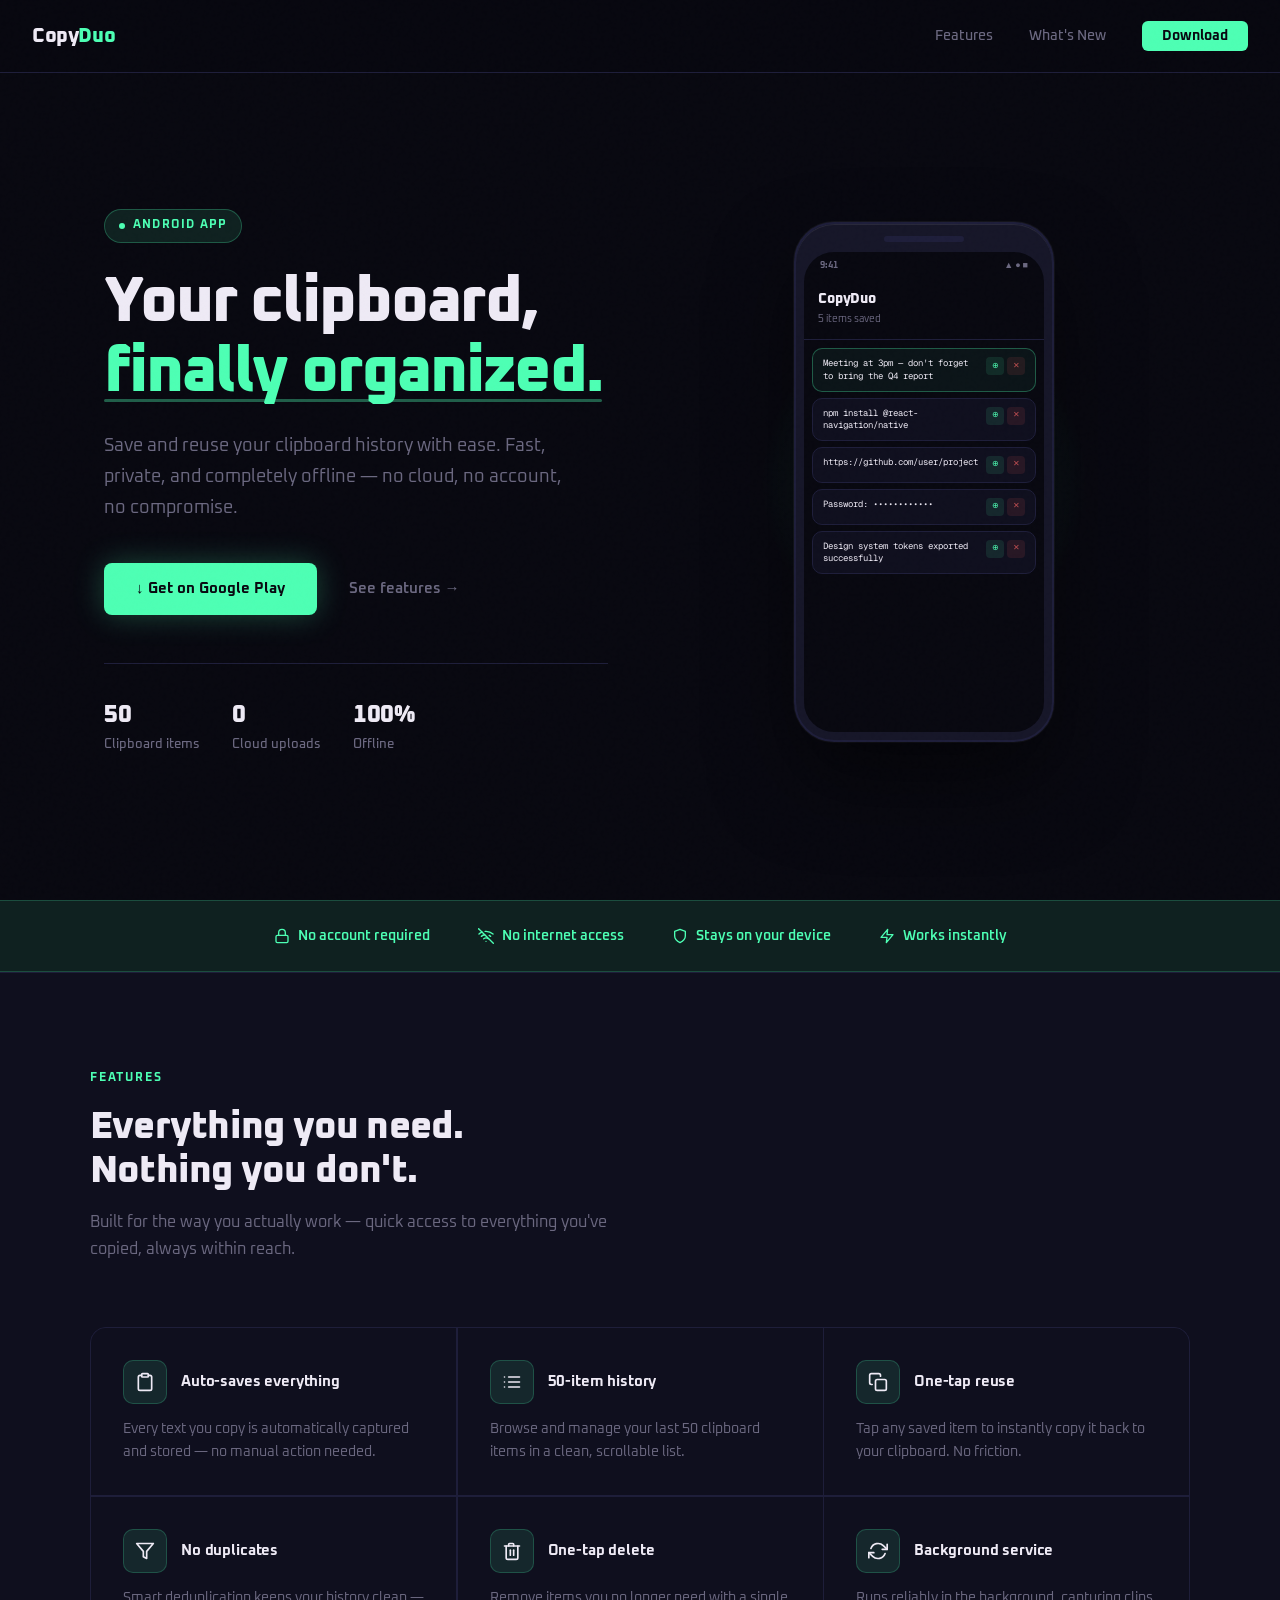
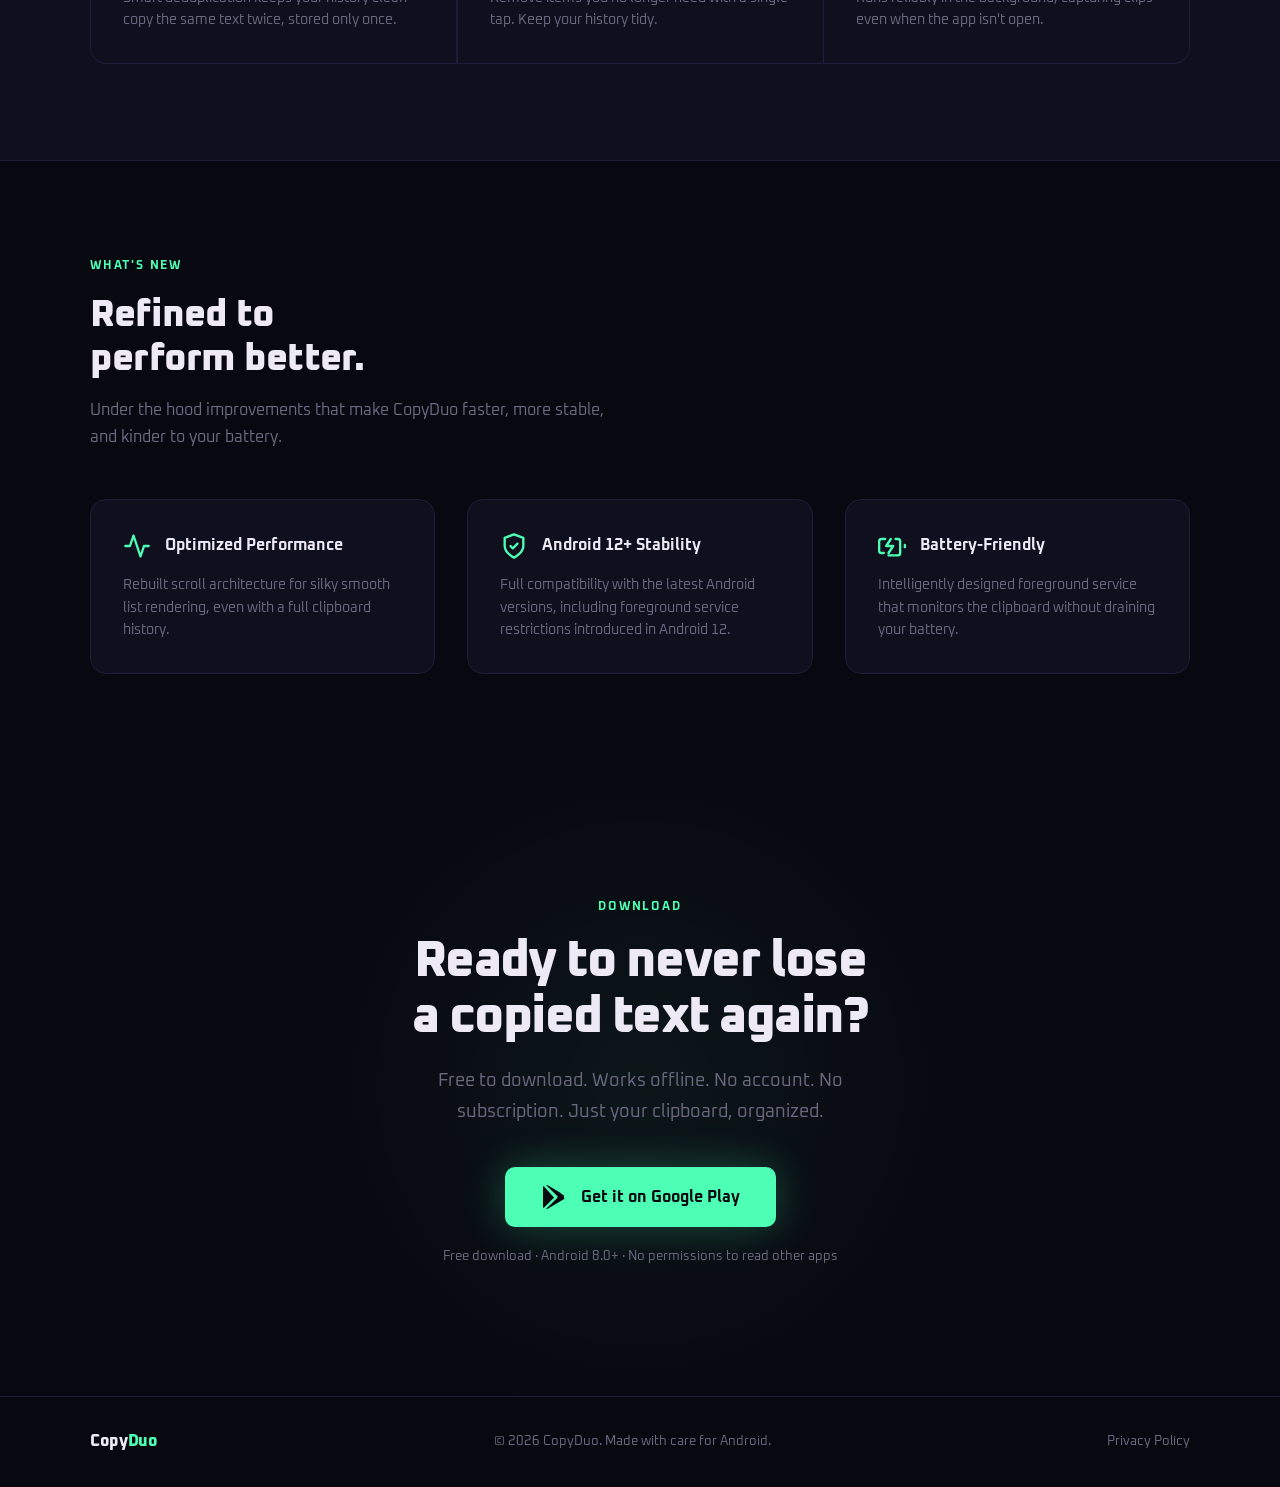
<file: index.html>
<!DOCTYPE html>
<html lang="en">
<head>
  <meta charset="UTF-8">
  <meta name="viewport" content="width=device-width, initial-scale=1.0">
  <title>CopyDuo — Clipboard History Manager for Android</title>
  <meta name="description" content="CopyDuo saves your clipboard history automatically. Browse and reuse your last 50 copied texts with one tap. Free, offline, no account required. Download on Google Play.">
  <meta name="robots" content="index, follow">
  <meta name="theme-color" content="#0d0d1a">
  <link rel="canonical" href="https://anooppandikashala.github.io/copyduo.app/">
  <link rel="sitemap" type="application/xml" href="/copyduo.app/sitemap.xml">

  <!-- Open Graph -->
  <meta property="og:type" content="website">
  <meta property="og:url" content="https://anooppandikashala.github.io/copyduo.app/">
  <meta property="og:title" content="CopyDuo — Clipboard History Manager for Android">
  <meta property="og:description" content="Save and reuse your clipboard history with ease. Fast, private, and completely offline — no cloud, no account, no compromise.">
  <meta property="og:site_name" content="CopyDuo">

  <!-- Twitter Card -->
  <meta name="twitter:card" content="summary_large_image">
  <meta name="twitter:title" content="CopyDuo — Clipboard History Manager for Android">
  <meta name="twitter:description" content="Save and reuse your clipboard history with ease. Fast, private, and completely offline — no cloud, no account, no compromise.">

  <!-- Structured Data -->
  <script type="application/ld+json">
  {
    "@context": "https://schema.org",
    "@type": "SoftwareApplication",
    "name": "CopyDuo",
    "description": "CopyDuo saves your clipboard history automatically. Browse and reuse your last 50 copied texts with one tap. Free, offline, no account required.",
    "applicationCategory": "UtilitiesApplication",
    "operatingSystem": "Android 8.0+",
    "url": "https://anooppandikashala.github.io/copyduo.app/",
    "offers": {
      "@type": "Offer",
      "price": "0",
      "priceCurrency": "USD"
    },
    "installUrl": "https://play.google.com/store/apps/details?id=com.anoop.myprojects.copyduo",
    "featureList": [
      "Auto-saves clipboard history",
      "50-item clipboard history",
      "One-tap reuse",
      "No duplicates",
      "Works offline",
      "No account required"
    ]
  }
  </script>

  <!-- Favicon -->
  <link rel="icon" type="image/png" href="favicon-96x96.png" sizes="96x96" />
  <link rel="icon" type="image/svg+xml" href="favicon.svg" />
  <link rel="shortcut icon" href="favicon.ico" />
  <link rel="apple-touch-icon" sizes="180x180" href="apple-touch-icon.png" />
  <meta name="apple-mobile-web-app-title" content="CopyDuo" />
  <link rel="manifest" href="site.webmanifest" />

  <link rel="preconnect" href="https://fonts.googleapis.com">
  <link rel="preconnect" href="https://fonts.gstatic.com" crossorigin>
  <link href="https://fonts.googleapis.com/css2?family=Oxanium:wght@400;500;600;700;800&family=Geist+Mono:wght@400;500;700&display=swap" rel="stylesheet">
  <link rel="stylesheet" href="styles.css">
</head>
<body>

  <!-- HEADER -->
  <header id="header">
    <a href="#" class="logo">Copy<span>Duo</span></a>
    <nav id="nav">
      <a href="#features">Features</a>
      <a href="#improvements">What's New</a>
      <a href="#download" class="nav-cta">Download</a>
    </nav>
    <button class="nav-toggle" id="navToggle" aria-label="Toggle menu">☰</button>
  </header>

  <!-- HERO -->
  <section class="hero" aria-label="Hero">
    <div class="hero-content">
      <div class="hero-badge">
        <span class="hero-badge-dot"></span>
        Android App
      </div>
      <h1 class="hero-title">
        Your clipboard,<br>
        <span class="accent">finally organized.</span>
      </h1>
      <p class="hero-subtitle">
        Save and reuse your clipboard history with ease. Fast, private, and completely offline — no cloud, no account, no compromise.
      </p>
      <div class="hero-actions">
        <a href="https://play.google.com/store/apps/details?id=com.anoop.myprojects.copyduo" class="btn-primary">↓ Get on Google Play</a>
        <a href="#features" class="btn-secondary">See features →</a>
      </div>
      <div class="hero-stats">
        <div class="stat">
          <span class="stat-num">50</span>
          <span class="stat-label">Clipboard items</span>
        </div>
        <div class="stat">
          <span class="stat-num">0</span>
          <span class="stat-label">Cloud uploads</span>
        </div>
        <div class="stat">
          <span class="stat-num">100%</span>
          <span class="stat-label">Offline</span>
        </div>
      </div>
    </div>

    <div class="hero-mockup">
      <div class="phone-glow"></div>
      <div class="phone">
        <div class="phone-screen">
          <div class="phone-statusbar">
            <span>9:41</span>
            <span>▲ ● ■</span>
          </div>
          <div class="phone-topbar">
            <h3>CopyDuo</h3>
            <p>5 items saved</p>
          </div>
          <div class="clip-list">
            <div class="clip-item active">
              <div class="clip-text">Meeting at 3pm — don't forget to bring the Q4 report</div>
              <div class="clip-actions">
                <div class="clip-btn copy">⊕</div>
                <div class="clip-btn del">✕</div>
              </div>
            </div>
            <div class="clip-item">
              <div class="clip-text">npm install @react-navigation/native</div>
              <div class="clip-actions">
                <div class="clip-btn copy">⊕</div>
                <div class="clip-btn del">✕</div>
              </div>
            </div>
            <div class="clip-item">
              <div class="clip-text">https://github.com/user/project</div>
              <div class="clip-actions">
                <div class="clip-btn copy">⊕</div>
                <div class="clip-btn del">✕</div>
              </div>
            </div>
            <div class="clip-item">
              <div class="clip-text">Password: ••••••••••••</div>
              <div class="clip-actions">
                <div class="clip-btn copy">⊕</div>
                <div class="clip-btn del">✕</div>
              </div>
            </div>
            <div class="clip-item">
              <div class="clip-text">Design system tokens exported successfully</div>
              <div class="clip-actions">
                <div class="clip-btn copy">⊕</div>
                <div class="clip-btn del">✕</div>
              </div>
            </div>
          </div>
        </div>
      </div>
    </div>
  </section>

  <!-- PRIVACY STRIP -->
  <div class="privacy-strip">
    <div class="privacy-inner">
      <div class="privacy-item">
        <svg xmlns="http://www.w3.org/2000/svg" viewBox="0 0 24 24" fill="none" stroke="currentColor" stroke-width="2" stroke-linecap="round" stroke-linejoin="round" width="16" height="16" aria-hidden="true"><rect x="3" y="11" width="18" height="11" rx="2" ry="2"/><path d="M7 11V7a5 5 0 0 1 10 0v4"/></svg>
        <span>No account required</span>
      </div>
      <div class="privacy-item">
        <svg xmlns="http://www.w3.org/2000/svg" viewBox="0 0 24 24" fill="none" stroke="currentColor" stroke-width="2" stroke-linecap="round" stroke-linejoin="round" width="16" height="16" aria-hidden="true"><line x1="1" y1="1" x2="23" y2="23"/><path d="M16.72 11.06A10.94 10.94 0 0 1 19 12.55"/><path d="M5 12.55a10.94 10.94 0 0 1 5.17-2.39"/><path d="M10.71 5.05A16 16 0 0 1 22.56 9"/><path d="M1.42 9a15.91 15.91 0 0 1 4.7-2.88"/><path d="M8.53 16.11a6 6 0 0 1 6.95 0"/><line x1="12" y1="20" x2="12.01" y2="20"/></svg>
        <span>No internet access</span>
      </div>
      <div class="privacy-item">
        <svg xmlns="http://www.w3.org/2000/svg" viewBox="0 0 24 24" fill="none" stroke="currentColor" stroke-width="2" stroke-linecap="round" stroke-linejoin="round" width="16" height="16" aria-hidden="true"><path d="M12 22s8-4 8-10V5l-8-3-8 3v7c0 6 8 10 8 10z"/></svg>
        <span>Stays on your device</span>
      </div>
      <div class="privacy-item">
        <svg xmlns="http://www.w3.org/2000/svg" viewBox="0 0 24 24" fill="none" stroke="currentColor" stroke-width="2" stroke-linecap="round" stroke-linejoin="round" width="16" height="16" aria-hidden="true"><polygon points="13 2 3 14 12 14 11 22 21 10 12 10 13 2"/></svg>
        <span>Works instantly</span>
      </div>
    </div>
  </div>

  <!-- FEATURES -->
  <section class="features-section" id="features">
    <div class="container">
      <div class="features-header reveal">
        <p class="section-label">Features</p>
        <h2 class="section-title">Everything you need.<br>Nothing you don't.</h2>
        <p class="section-subtitle">Built for the way you actually work — quick access to everything you've copied, always within reach.</p>
      </div>
      <div class="features-grid">
        <div class="feature-card reveal reveal-delay-1">
          <div class="feature-icon">
            <svg xmlns="http://www.w3.org/2000/svg" viewBox="0 0 24 24" fill="none" stroke="currentColor" stroke-width="2" stroke-linecap="round" stroke-linejoin="round" width="20" height="20" aria-hidden="true"><path d="M16 4h2a2 2 0 0 1 2 2v14a2 2 0 0 1-2 2H6a2 2 0 0 1-2-2V6a2 2 0 0 1 2-2h2"/><rect x="8" y="2" width="8" height="4" rx="1" ry="1"/></svg>
          </div>
          <h3 class="feature-title">Auto-saves everything</h3>
          <p class="feature-desc">Every text you copy is automatically captured and stored — no manual action needed.</p>
        </div>
        <div class="feature-card reveal reveal-delay-2">
          <div class="feature-icon">
            <svg xmlns="http://www.w3.org/2000/svg" viewBox="0 0 24 24" fill="none" stroke="currentColor" stroke-width="2" stroke-linecap="round" stroke-linejoin="round" width="20" height="20" aria-hidden="true"><line x1="8" y1="6" x2="21" y2="6"/><line x1="8" y1="12" x2="21" y2="12"/><line x1="8" y1="18" x2="21" y2="18"/><line x1="3" y1="6" x2="3.01" y2="6"/><line x1="3" y1="12" x2="3.01" y2="12"/><line x1="3" y1="18" x2="3.01" y2="18"/></svg>
          </div>
          <h3 class="feature-title">50-item history</h3>
          <p class="feature-desc">Browse and manage your last 50 clipboard items in a clean, scrollable list.</p>
        </div>
        <div class="feature-card reveal reveal-delay-3">
          <div class="feature-icon">
            <svg xmlns="http://www.w3.org/2000/svg" viewBox="0 0 24 24" fill="none" stroke="currentColor" stroke-width="2" stroke-linecap="round" stroke-linejoin="round" width="20" height="20" aria-hidden="true"><rect x="9" y="9" width="13" height="13" rx="2" ry="2"/><path d="M5 15H4a2 2 0 0 1-2-2V4a2 2 0 0 1 2-2h9a2 2 0 0 1 2 2v1"/></svg>
          </div>
          <h3 class="feature-title">One-tap reuse</h3>
          <p class="feature-desc">Tap any saved item to instantly copy it back to your clipboard. No friction.</p>
        </div>
        <div class="feature-card reveal reveal-delay-4">
          <div class="feature-icon">
            <svg xmlns="http://www.w3.org/2000/svg" viewBox="0 0 24 24" fill="none" stroke="currentColor" stroke-width="2" stroke-linecap="round" stroke-linejoin="round" width="20" height="20" aria-hidden="true"><polygon points="22 3 2 3 10 12.46 10 19 14 21 14 12.46 22 3"/></svg>
          </div>
          <h3 class="feature-title">No duplicates</h3>
          <p class="feature-desc">Smart deduplication keeps your history clean — copy the same text twice, stored only once.</p>
        </div>
        <div class="feature-card reveal reveal-delay-5">
          <div class="feature-icon">
            <svg xmlns="http://www.w3.org/2000/svg" viewBox="0 0 24 24" fill="none" stroke="currentColor" stroke-width="2" stroke-linecap="round" stroke-linejoin="round" width="20" height="20" aria-hidden="true"><polyline points="3 6 5 6 21 6"/><path d="M19 6v14a2 2 0 0 1-2 2H7a2 2 0 0 1-2-2V6m3 0V4a1 1 0 0 1 1-1h4a1 1 0 0 1 1 1v2"/><line x1="10" y1="11" x2="10" y2="17"/><line x1="14" y1="11" x2="14" y2="17"/></svg>
          </div>
          <h3 class="feature-title">One-tap delete</h3>
          <p class="feature-desc">Remove items you no longer need with a single tap. Keep your history tidy.</p>
        </div>
        <div class="feature-card reveal reveal-delay-6">
          <div class="feature-icon">
            <svg xmlns="http://www.w3.org/2000/svg" viewBox="0 0 24 24" fill="none" stroke="currentColor" stroke-width="2" stroke-linecap="round" stroke-linejoin="round" width="20" height="20" aria-hidden="true"><polyline points="23 4 23 10 17 10"/><polyline points="1 20 1 14 7 14"/><path d="M3.51 9a9 9 0 0 1 14.85-3.36L23 10M1 14l4.64 4.36A9 9 0 0 0 20.49 15"/></svg>
          </div>
          <h3 class="feature-title">Background service</h3>
          <p class="feature-desc">Runs reliably in the background, capturing clips even when the app isn't open.</p>
        </div>
      </div>
    </div>
  </section>

  <!-- IMPROVEMENTS -->
  <section class="improvements-section" id="improvements">
    <div class="container">
      <div class="reveal">
        <p class="section-label">What's New</p>
        <h2 class="section-title">Refined to<br>perform better.</h2>
        <p class="section-subtitle">Under the hood improvements that make CopyDuo faster, more stable, and kinder to your battery.</p>
      </div>
      <div class="improvements-grid">
        <div class="improvement-card reveal reveal-delay-1">
          <div class="improvement-icon">
            <svg xmlns="http://www.w3.org/2000/svg" viewBox="0 0 24 24" fill="none" stroke="currentColor" stroke-width="2" stroke-linecap="round" stroke-linejoin="round" width="28" height="28" aria-hidden="true"><polyline points="22 12 18 12 15 21 9 3 6 12 2 12"/></svg>
          </div>
          <h3 class="improvement-title">Optimized Performance</h3>
          <p class="improvement-desc">Rebuilt scroll architecture for silky smooth list rendering, even with a full clipboard history.</p>
        </div>
        <div class="improvement-card reveal reveal-delay-2">
          <div class="improvement-icon">
            <svg xmlns="http://www.w3.org/2000/svg" viewBox="0 0 24 24" fill="none" stroke="currentColor" stroke-width="2" stroke-linecap="round" stroke-linejoin="round" width="28" height="28" aria-hidden="true"><path d="M12 22s8-4 8-10V5l-8-3-8 3v7c0 6 8 10 8 10z"/><polyline points="9 12 11 14 15 10"/></svg>
          </div>
          <h3 class="improvement-title">Android 12+ Stability</h3>
          <p class="improvement-desc">Full compatibility with the latest Android versions, including foreground service restrictions introduced in Android 12.</p>
        </div>
        <div class="improvement-card reveal reveal-delay-3">
          <div class="improvement-icon">
            <svg xmlns="http://www.w3.org/2000/svg" viewBox="0 0 24 24" fill="none" stroke="currentColor" stroke-width="2" stroke-linecap="round" stroke-linejoin="round" width="28" height="28" aria-hidden="true"><path d="M5 18H3a2 2 0 0 1-2-2V8a2 2 0 0 1 2-2h3.19M15 6h2a2 2 0 0 1 2 2v10a2 2 0 0 1-2 2H9"/><line x1="23" y1="13" x2="23" y2="11"/><polyline points="11 6 7 12 13 12 9 18"/></svg>
          </div>
          <h3 class="improvement-title">Battery-Friendly</h3>
          <p class="improvement-desc">Intelligently designed foreground service that monitors the clipboard without draining your battery.</p>
        </div>
      </div>
    </div>
  </section>

  <!-- CTA / DOWNLOAD -->
  <section class="cta-section" id="download">
    <div class="cta-bg-glow"></div>
    <div class="container" style="position: relative;">
      <p class="section-label reveal">Download</p>
      <h2 class="cta-title reveal">Ready to never lose<br>a copied text again?</h2>
      <p class="cta-subtitle reveal">Free to download. Works offline. No account. No subscription. Just your clipboard, organized.</p>
      <div class="reveal">
        <a href="https://play.google.com/store/apps/details?id=com.anoop.myprojects.copyduo" class="btn-play" aria-label="Get CopyDuo on Google Play">
          <div class="btn-play-icon" aria-hidden="true">
            <svg viewBox="0 0 24 24" fill="currentColor" xmlns="http://www.w3.org/2000/svg" role="img" aria-hidden="true">
              <path d="M3.18 23.76c.35.2.74.24 1.1.12l13.9-8.03-3.38-3.38-11.62 11.29zM.5 1.12C.19 1.5 0 2.06 0 2.78v18.44c0 .72.19 1.28.5 1.66l.09.08 10.33-10.33v-.24L.59 1.04l-.09.08zM20.8 10.29l-2.97-1.72-3.7 3.7 3.7 3.7 2.98-1.72c.85-.49.85-1.29 0-1.96zM4.28.12L18.17 8.15 14.8 11.53 3.18.24C3.54.12 3.93.16 4.28.36z"/>
            </svg>
          </div>
          Get it on Google Play
        </a>
      </div>
      <p class="cta-note reveal">Free download · Android 8.0+ · No permissions to read other apps</p>
    </div>
  </section>

  <!-- FOOTER -->
  <footer>
    <div class="footer-inner">
      <a href="#" class="logo">Copy<span>Duo</span></a>
      <p class="footer-copy">© <span id="year"></span> CopyDuo. Made with care for Android.</p>
      <a href="privacy.html" class="footer-link">Privacy Policy</a>
    </div>
  </footer>

  <script>
    // Scroll reveal
    const observer = new IntersectionObserver((entries) => {
      entries.forEach(entry => {
        if (entry.isIntersecting) entry.target.classList.add('visible');
      });
    }, { threshold: 0.1, rootMargin: '0px 0px -50px 0px' });

    document.querySelectorAll('.reveal').forEach(el => observer.observe(el));

    // Mobile nav toggle
    const navToggle = document.getElementById('navToggle');
    const nav = document.getElementById('nav');
    navToggle.addEventListener('click', () => nav.classList.toggle('open'));
    nav.querySelectorAll('a').forEach(a => a.addEventListener('click', () => nav.classList.remove('open')));

    // Set current year in footer
    document.getElementById('year').textContent = new Date().getFullYear();

    // Header border on scroll
    const header = document.getElementById('header');
    window.addEventListener('scroll', () => {
      header.style.borderBottomColor = window.scrollY > 20
        ? 'rgba(30, 30, 58, 0.9)'
        : 'var(--border)';
    });
  </script>

</body>
</html>
</file>
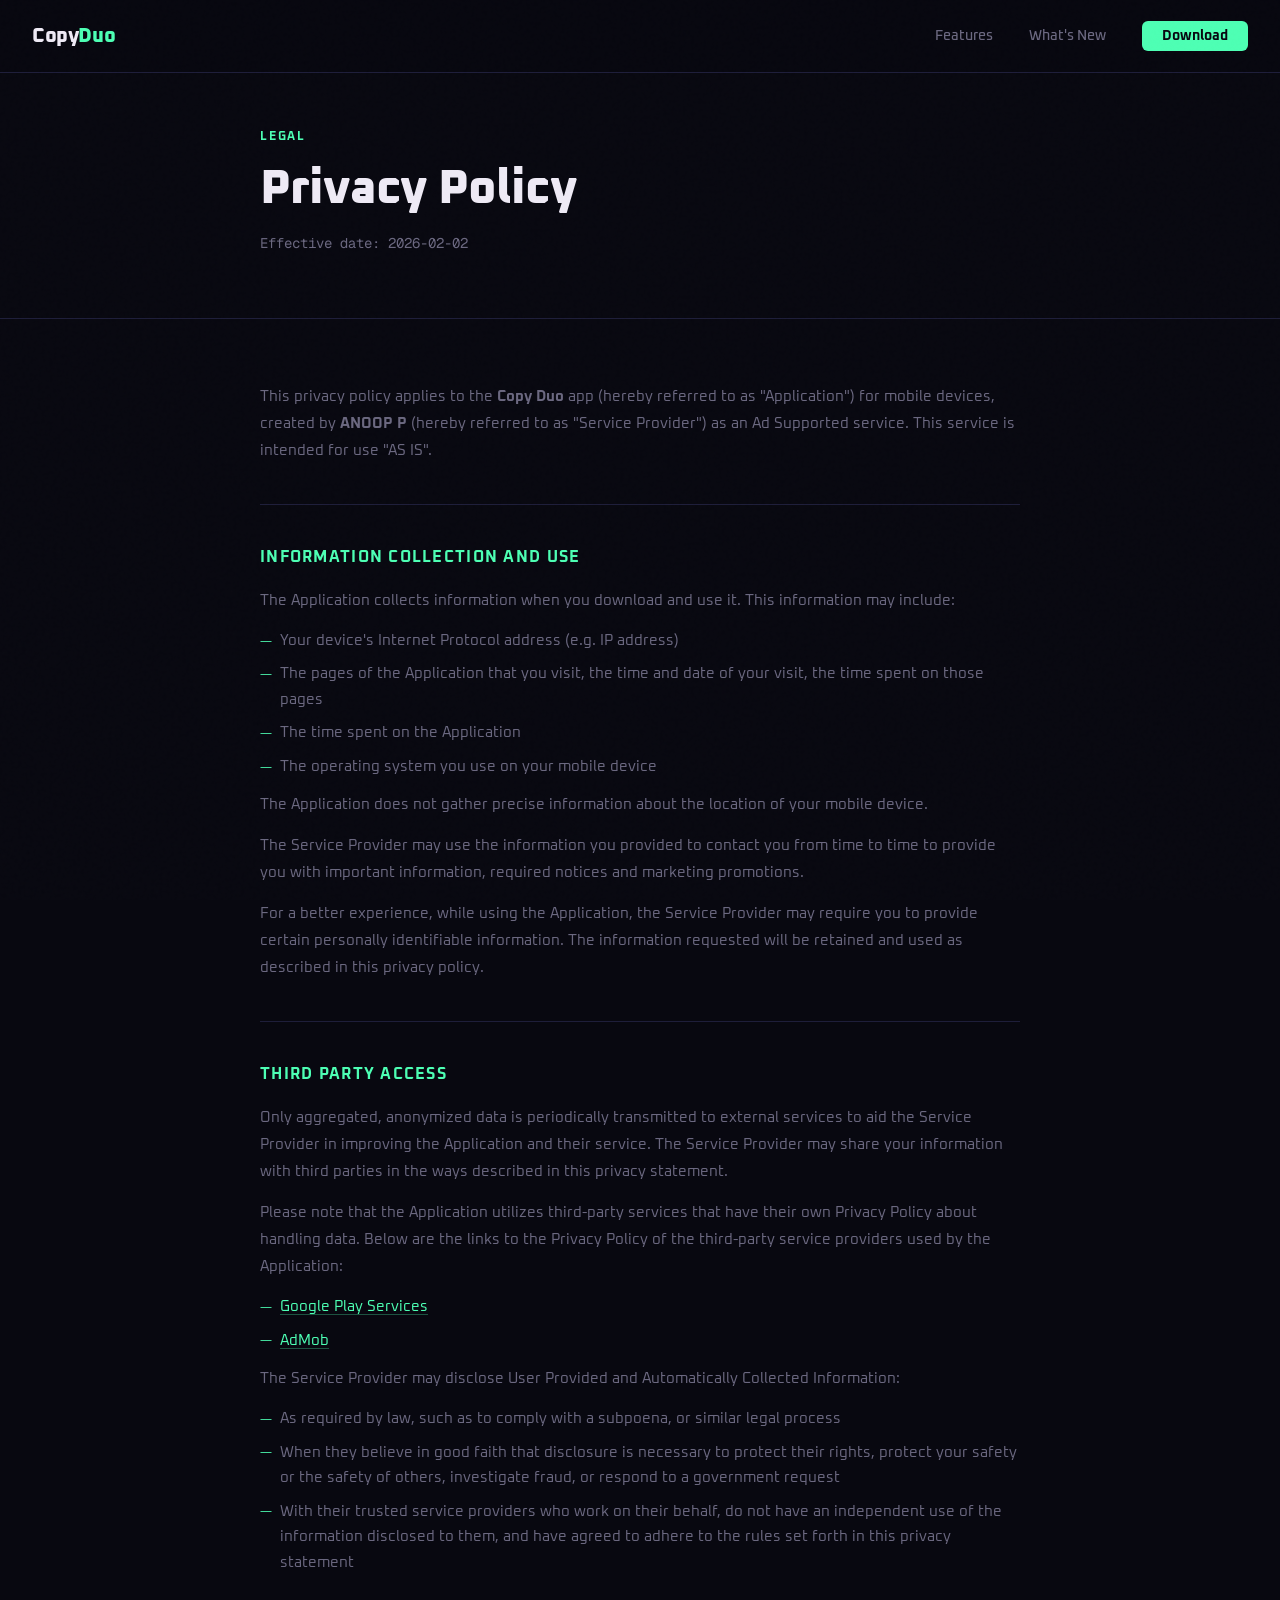
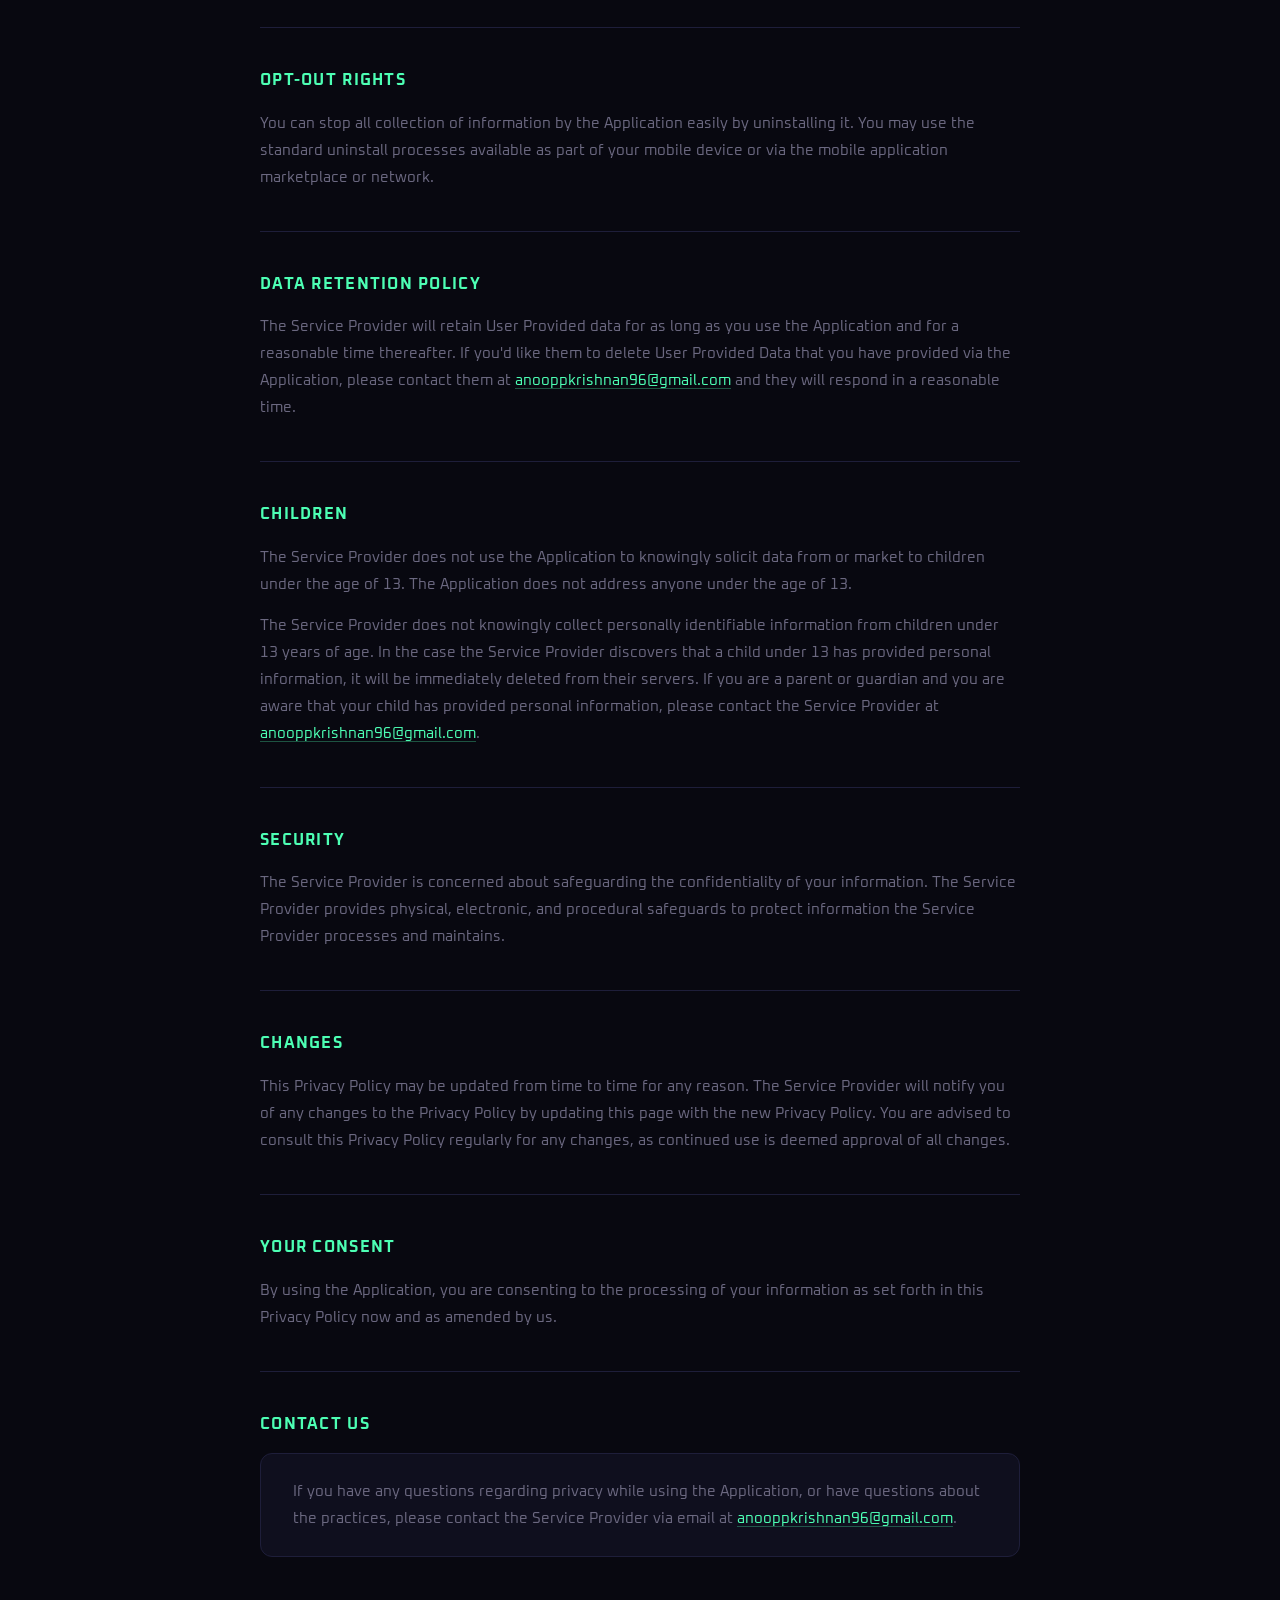
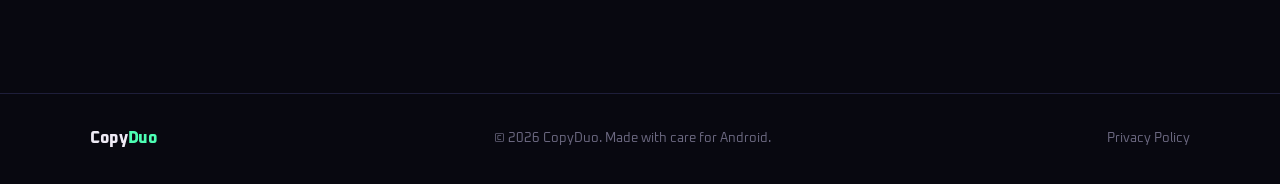
<file: privacy.html>
<!DOCTYPE html>
<html lang="en">
<head>
  <meta charset="UTF-8">
  <meta name="viewport" content="width=device-width, initial-scale=1.0">
  <title>Privacy Policy — CopyDuo</title>
  <meta name="description" content="CopyDuo privacy policy. The app works fully offline and does not collect or share your clipboard data.">
  <meta name="robots" content="noindex, follow">
  <meta name="theme-color" content="#0d0d1a">
  <link rel="canonical" href="https://anooppandikashala.github.io/copyduo.app/privacy.html">
  <!-- Favicon -->
  <link rel="icon" type="image/png" sizes="32x32" href="favicon-32x32.png">
  <link rel="icon" type="image/png" sizes="16x16" href="favicon-16x16.png">
  <link rel="apple-touch-icon" sizes="180x180" href="apple-touch-icon.png">

  <link rel="preconnect" href="https://fonts.googleapis.com">
  <link rel="preconnect" href="https://fonts.gstatic.com" crossorigin>
  <link href="https://fonts.googleapis.com/css2?family=Oxanium:wght@400;500;600;700;800&family=Geist+Mono:wght@400;500;700&display=swap" rel="stylesheet">
  <link rel="stylesheet" href="styles.css">
  <style>
    .privacy-hero {
      padding: 8rem 2rem 4rem;
      border-bottom: 1px solid var(--border);
    }
    .privacy-hero .container { max-width: 760px; }
    .privacy-hero .section-label { margin-bottom: 1rem; }
    .privacy-hero h1 {
      font-size: clamp(2rem, 4vw, 3rem);
      font-weight: 800;
      letter-spacing: -0.02em;
      line-height: 1.1;
      margin-bottom: 1rem;
    }
    .privacy-hero .effective {
      font-size: 0.875rem;
      color: var(--muted);
      font-family: 'Geist Mono', monospace;
    }

    .privacy-content {
      padding: 4rem 2rem 6rem;
    }
    .privacy-content .container { max-width: 760px; }

    .policy-section {
      margin-bottom: 2.5rem;
      padding-bottom: 2.5rem;
      border-bottom: 1px solid var(--border);
    }
    .policy-section:last-child {
      border-bottom: none;
      margin-bottom: 0;
    }

    .policy-section h2 {
      font-size: 1rem;
      font-weight: 700;
      color: var(--accent);
      letter-spacing: 0.08em;
      text-transform: uppercase;
      margin-bottom: 1rem;
    }

    .policy-section p {
      font-size: 0.9375rem;
      color: var(--muted);
      line-height: 1.8;
      margin-bottom: 0.875rem;
    }
    .policy-section p:last-child { margin-bottom: 0; }

    .policy-section ul {
      list-style: none;
      margin: 0.75rem 0;
      display: flex;
      flex-direction: column;
      gap: 0.5rem;
    }

    .policy-section ul li {
      font-size: 0.9375rem;
      color: var(--muted);
      line-height: 1.7;
      padding-left: 1.25rem;
      position: relative;
    }
    .policy-section ul li::before {
      content: '—';
      position: absolute;
      left: 0;
      color: var(--accent);
      font-size: 0.75rem;
      top: 0.3em;
    }

    .policy-section a {
      color: var(--accent);
      text-decoration: none;
      border-bottom: 1px solid rgba(77, 255, 180, 0.3);
      transition: border-color 0.2s;
    }
    .policy-section a:hover { border-color: var(--accent); }

    .policy-contact {
      background: var(--surface);
      border: 1px solid var(--border);
      border-radius: 12px;
      padding: 1.5rem 2rem;
      margin-top: 1rem;
    }
    .policy-contact p {
      margin-bottom: 0 !important;
    }
  </style>
</head>
<body>

  <!-- HEADER -->
  <header id="header">
    <a href="index.html" class="logo">Copy<span>Duo</span></a>
    <nav id="nav">
      <a href="index.html#features">Features</a>
      <a href="index.html#improvements">What's New</a>
      <a href="index.html#download" class="nav-cta">Download</a>
    </nav>
    <button class="nav-toggle" id="navToggle" aria-label="Toggle menu">☰</button>
  </header>

  <!-- HERO -->
  <div class="privacy-hero">
    <div class="container">
      <p class="section-label">Legal</p>
      <h1>Privacy Policy</h1>
      <p class="effective">Effective date: 2026-02-02</p>
    </div>
  </div>

  <!-- CONTENT -->
  <div class="privacy-content">
    <div class="container">

      <div class="policy-section">
        <p>This privacy policy applies to the <strong>Copy Duo</strong> app (hereby referred to as "Application") for mobile devices, created by <strong>ANOOP P</strong> (hereby referred to as "Service Provider") as an Ad Supported service. This service is intended for use "AS IS".</p>
      </div>

      <div class="policy-section">
        <h2>Information Collection and Use</h2>
        <p>The Application collects information when you download and use it. This information may include:</p>
        <ul>
          <li>Your device's Internet Protocol address (e.g. IP address)</li>
          <li>The pages of the Application that you visit, the time and date of your visit, the time spent on those pages</li>
          <li>The time spent on the Application</li>
          <li>The operating system you use on your mobile device</li>
        </ul>
        <p>The Application does not gather precise information about the location of your mobile device.</p>
        <p>The Service Provider may use the information you provided to contact you from time to time to provide you with important information, required notices and marketing promotions.</p>
        <p>For a better experience, while using the Application, the Service Provider may require you to provide certain personally identifiable information. The information requested will be retained and used as described in this privacy policy.</p>
      </div>

      <div class="policy-section">
        <h2>Third Party Access</h2>
        <p>Only aggregated, anonymized data is periodically transmitted to external services to aid the Service Provider in improving the Application and their service. The Service Provider may share your information with third parties in the ways described in this privacy statement.</p>
        <p>Please note that the Application utilizes third-party services that have their own Privacy Policy about handling data. Below are the links to the Privacy Policy of the third-party service providers used by the Application:</p>
        <ul>
          <li><a href="https://www.google.com/policies/privacy/" target="_blank" rel="noopener noreferrer">Google Play Services</a></li>
          <li><a href="https://support.google.com/admob/answer/6128543?hl=en" target="_blank" rel="noopener noreferrer">AdMob</a></li>
        </ul>
        <p>The Service Provider may disclose User Provided and Automatically Collected Information:</p>
        <ul>
          <li>As required by law, such as to comply with a subpoena, or similar legal process</li>
          <li>When they believe in good faith that disclosure is necessary to protect their rights, protect your safety or the safety of others, investigate fraud, or respond to a government request</li>
          <li>With their trusted service providers who work on their behalf, do not have an independent use of the information disclosed to them, and have agreed to adhere to the rules set forth in this privacy statement</li>
        </ul>
      </div>

      <div class="policy-section">
        <h2>Opt-Out Rights</h2>
        <p>You can stop all collection of information by the Application easily by uninstalling it. You may use the standard uninstall processes available as part of your mobile device or via the mobile application marketplace or network.</p>
      </div>

      <div class="policy-section">
        <h2>Data Retention Policy</h2>
        <p>The Service Provider will retain User Provided data for as long as you use the Application and for a reasonable time thereafter. If you'd like them to delete User Provided Data that you have provided via the Application, please contact them at <a href="mailto:anooppkrishnan96@gmail.com">anooppkrishnan96@gmail.com</a> and they will respond in a reasonable time.</p>
      </div>

      <div class="policy-section">
        <h2>Children</h2>
        <p>The Service Provider does not use the Application to knowingly solicit data from or market to children under the age of 13. The Application does not address anyone under the age of 13.</p>
        <p>The Service Provider does not knowingly collect personally identifiable information from children under 13 years of age. In the case the Service Provider discovers that a child under 13 has provided personal information, it will be immediately deleted from their servers. If you are a parent or guardian and you are aware that your child has provided personal information, please contact the Service Provider at <a href="mailto:anooppkrishnan96@gmail.com">anooppkrishnan96@gmail.com</a>.</p>
      </div>

      <div class="policy-section">
        <h2>Security</h2>
        <p>The Service Provider is concerned about safeguarding the confidentiality of your information. The Service Provider provides physical, electronic, and procedural safeguards to protect information the Service Provider processes and maintains.</p>
      </div>

      <div class="policy-section">
        <h2>Changes</h2>
        <p>This Privacy Policy may be updated from time to time for any reason. The Service Provider will notify you of any changes to the Privacy Policy by updating this page with the new Privacy Policy. You are advised to consult this Privacy Policy regularly for any changes, as continued use is deemed approval of all changes.</p>
      </div>

      <div class="policy-section">
        <h2>Your Consent</h2>
        <p>By using the Application, you are consenting to the processing of your information as set forth in this Privacy Policy now and as amended by us.</p>
      </div>

      <div class="policy-section">
        <h2>Contact Us</h2>
        <div class="policy-contact">
          <p>If you have any questions regarding privacy while using the Application, or have questions about the practices, please contact the Service Provider via email at <a href="mailto:anooppkrishnan96@gmail.com">anooppkrishnan96@gmail.com</a>.</p>
        </div>
      </div>

    </div>
  </div>

  <!-- FOOTER -->
  <footer>
    <div class="footer-inner">
      <a href="index.html" class="logo">Copy<span>Duo</span></a>
      <p class="footer-copy">© <span id="year"></span> CopyDuo. Made with care for Android.</p>
      <a href="privacy.html" class="footer-link">Privacy Policy</a>
    </div>
  </footer>

  <script>
    document.getElementById('year').textContent = new Date().getFullYear();

    const navToggle = document.getElementById('navToggle');
    const nav = document.getElementById('nav');
    navToggle.addEventListener('click', () => nav.classList.toggle('open'));
    nav.querySelectorAll('a').forEach(a => a.addEventListener('click', () => nav.classList.remove('open')));

    const header = document.getElementById('header');
    window.addEventListener('scroll', () => {
      header.style.borderBottomColor = window.scrollY > 20
        ? 'rgba(30, 30, 58, 0.9)'
        : 'var(--border)';
    });
  </script>

</body>
</html>
</file>
<file: styles.css>
:root {
  --bg: #080810;
  --surface: #0F0F1E;
  --surface-2: #161628;
  --border: #1E1E3A;
  --accent: #4DFFB4;
  --accent-dim: rgba(77, 255, 180, 0.1);
  --accent-glow: rgba(77, 255, 180, 0.25);
  --text: #EEEAF5;
  --muted: #6B6880;
  --muted-2: #3A3850;
}

*, *::before, *::after {
  box-sizing: border-box;
  margin: 0;
  padding: 0;
}

html { scroll-behavior: smooth; }

body {
  background: var(--bg);
  color: var(--text);
  font-family: 'Oxanium', sans-serif;
  overflow-x: hidden;
  line-height: 1.6;
}

body::before {
  content: '';
  position: fixed;
  inset: 0;
  background-image: url("data:image/svg+xml,%3Csvg viewBox='0 0 256 256' xmlns='http://www.w3.org/2000/svg'%3E%3Cfilter id='noise'%3E%3CfeTurbulence type='fractalNoise' baseFrequency='0.9' numOctaves='4' stitchTiles='stitch'/%3E%3C/filter%3E%3Crect width='100%25' height='100%25' filter='url(%23noise)' opacity='0.04'/%3E%3C/svg%3E");
  pointer-events: none;
  z-index: 1000;
  opacity: 0.4;
}

/* ---- HEADER ---- */
header {
  position: fixed;
  top: 0; left: 0; right: 0;
  z-index: 100;
  padding: 1.25rem 2rem;
  display: flex;
  align-items: center;
  justify-content: space-between;
  backdrop-filter: blur(20px);
  background: rgba(8, 8, 16, 0.8);
  border-bottom: 1px solid var(--border);
  transition: border-color 0.3s;
}

.logo {
  font-size: 1.25rem;
  font-weight: 800;
  letter-spacing: -0.02em;
  color: var(--text);
  text-decoration: none;
}
.logo span { color: var(--accent); }

nav a {
  color: var(--muted);
  text-decoration: none;
  font-size: 0.875rem;
  font-weight: 500;
  transition: color 0.2s;
  margin-left: 2rem;
}
nav a:hover { color: var(--text); }

.nav-cta {
  background: var(--accent) !important;
  color: var(--bg) !important;
  padding: 0.5rem 1.25rem;
  border-radius: 6px;
  font-weight: 700 !important;
}
.nav-cta:hover { opacity: 0.85; }

/* ---- HERO ---- */
.hero {
  min-height: 100vh;
  display: grid;
  grid-template-columns: 1fr 1fr;
  align-items: center;
  gap: 4rem;
  padding: 8rem 4rem 4rem;
  max-width: 1200px;
  margin: 0 auto;
}

.hero-badge {
  display: inline-flex;
  align-items: center;
  gap: 0.5rem;
  background: var(--accent-dim);
  border: 1px solid rgba(77, 255, 180, 0.25);
  color: var(--accent);
  font-size: 0.75rem;
  font-weight: 700;
  letter-spacing: 0.1em;
  text-transform: uppercase;
  padding: 0.4rem 0.875rem;
  border-radius: 100px;
  margin-bottom: 1.5rem;
  animation: fadeUp 0.8s ease 0.1s both;
}

.hero-badge-dot {
  width: 6px;
  height: 6px;
  background: var(--accent);
  border-radius: 50%;
  animation: pulse 2s ease infinite;
}

.hero-title {
  font-size: clamp(2.5rem, 5vw, 4rem);
  font-weight: 800;
  line-height: 1.1;
  letter-spacing: -0.03em;
  margin-bottom: 1.5rem;
  animation: fadeUp 0.8s ease 0.2s both;
}

.hero-title .accent {
  color: var(--accent);
  position: relative;
}

.hero-title .accent::after {
  content: '';
  position: absolute;
  bottom: 2px; left: 0; right: 0;
  height: 3px;
  background: var(--accent);
  border-radius: 2px;
  opacity: 0.35;
}

.hero-subtitle {
  font-size: 1.125rem;
  color: var(--muted);
  max-width: 460px;
  margin-bottom: 2.5rem;
  line-height: 1.7;
  animation: fadeUp 0.8s ease 0.3s both;
}

.hero-actions {
  display: flex;
  align-items: center;
  gap: 1rem;
  animation: fadeUp 0.8s ease 0.4s both;
}

.btn-primary {
  display: inline-flex;
  align-items: center;
  gap: 0.5rem;
  background: var(--accent);
  color: var(--bg);
  font-family: 'Oxanium', sans-serif;
  font-size: 0.9375rem;
  font-weight: 700;
  padding: 0.875rem 2rem;
  border-radius: 8px;
  text-decoration: none;
  border: none;
  cursor: pointer;
  transition: transform 0.2s, box-shadow 0.2s;
  box-shadow: 0 0 30px var(--accent-glow);
}
.btn-primary:hover {
  transform: translateY(-2px);
  box-shadow: 0 4px 40px var(--accent-glow);
}

.btn-secondary {
  display: inline-flex;
  align-items: center;
  gap: 0.5rem;
  color: var(--muted);
  font-size: 0.9375rem;
  font-weight: 600;
  text-decoration: none;
  padding: 0.875rem 1rem;
  transition: color 0.2s;
}
.btn-secondary:hover { color: var(--text); }

.hero-stats {
  display: flex;
  gap: 2rem;
  margin-top: 3rem;
  padding-top: 2rem;
  border-top: 1px solid var(--border);
  animation: fadeUp 0.8s ease 0.5s both;
}

.stat { display: flex; flex-direction: column; }
.stat-num {
  font-size: 1.5rem;
  font-weight: 800;
  color: var(--text);
  letter-spacing: -0.02em;
}
.stat-label {
  font-size: 0.8125rem;
  color: var(--muted);
  font-weight: 500;
}

/* ---- PHONE MOCKUP ---- */
.hero-mockup {
  display: flex;
  justify-content: center;
  align-items: center;
  animation: fadeUp 0.8s ease 0.3s both;
  position: relative;
}

.phone-glow {
  position: absolute;
  width: 340px; height: 340px;
  border-radius: 50%;
  background: radial-gradient(circle, rgba(77, 255, 180, 0.14) 0%, transparent 70%);
  top: 50%; left: 50%;
  transform: translate(-50%, -50%);
  pointer-events: none;
}

.phone {
  width: 260px;
  height: 520px;
  background: var(--surface-2);
  border-radius: 40px;
  border: 2px solid var(--border);
  position: relative;
  overflow: hidden;
  box-shadow:
    0 40px 80px rgba(0,0,0,0.5),
    0 0 0 1px rgba(255,255,255,0.05),
    inset 0 1px 0 rgba(255,255,255,0.08);
}

.phone::before {
  content: '';
  position: absolute;
  top: 12px; left: 50%;
  transform: translateX(-50%);
  width: 80px; height: 6px;
  background: var(--border);
  border-radius: 10px;
  z-index: 10;
}

.phone-screen {
  position: absolute;
  inset: 28px 8px 8px;
  background: var(--bg);
  border-radius: 30px;
  overflow: hidden;
  display: flex;
  flex-direction: column;
}

.phone-statusbar {
  height: 28px;
  display: flex;
  align-items: center;
  justify-content: space-between;
  padding: 0 16px;
  font-size: 0.5625rem;
  font-weight: 700;
  color: var(--muted);
}

.phone-topbar {
  padding: 8px 14px 12px;
  border-bottom: 1px solid var(--border);
}
.phone-topbar h3 {
  font-size: 0.875rem;
  font-weight: 800;
  letter-spacing: -0.01em;
}
.phone-topbar p {
  font-size: 0.625rem;
  color: var(--muted);
  margin-top: 1px;
}

.clip-list {
  flex: 1;
  overflow: hidden;
  padding: 8px;
  display: flex;
  flex-direction: column;
  gap: 6px;
}

.clip-item {
  background: var(--surface);
  border: 1px solid var(--border);
  border-radius: 10px;
  padding: 8px 10px;
  display: flex;
  align-items: flex-start;
  justify-content: space-between;
  gap: 6px;
  opacity: 0;
  transform: translateX(20px);
  animation: slideIn 0.4s ease forwards;
}

.clip-item:nth-child(1) { animation-delay: 1.0s; }
.clip-item:nth-child(2) { animation-delay: 1.3s; }
.clip-item:nth-child(3) { animation-delay: 1.6s; }
.clip-item:nth-child(4) { animation-delay: 1.9s; }
.clip-item:nth-child(5) { animation-delay: 2.2s; }

.clip-item.active {
  border-color: rgba(77, 255, 180, 0.3);
  background: rgba(77, 255, 180, 0.05);
}

.clip-text {
  font-family: 'Geist Mono', monospace;
  font-size: 0.5625rem;
  color: var(--text);
  line-height: 1.4;
  overflow: hidden;
  display: -webkit-box;
  -webkit-line-clamp: 2;
  -webkit-box-orient: vertical;
  flex: 1;
}

.clip-actions {
  display: flex;
  gap: 3px;
  flex-shrink: 0;
}

.clip-btn {
  width: 18px; height: 18px;
  border-radius: 4px;
  display: flex;
  align-items: center;
  justify-content: center;
  font-size: 0.5rem;
}
.clip-btn.copy { background: var(--accent-dim); color: var(--accent); }
.clip-btn.del { background: rgba(255, 100, 100, 0.1); color: rgba(255, 100, 100, 0.7); }

/* ---- SHARED SECTION STYLES ---- */
section { padding: 6rem 2rem; }

.container {
  max-width: 1100px;
  margin: 0 auto;
}

.section-label {
  font-size: 0.75rem;
  font-weight: 700;
  letter-spacing: 0.15em;
  text-transform: uppercase;
  color: var(--accent);
  margin-bottom: 1rem;
}

.section-title {
  font-size: clamp(1.75rem, 3vw, 2.5rem);
  font-weight: 800;
  letter-spacing: -0.02em;
  line-height: 1.15;
  margin-bottom: 1rem;
}

.section-subtitle {
  color: var(--muted);
  font-size: 1rem;
  max-width: 520px;
  line-height: 1.7;
}

/* ---- FEATURES ---- */
.features-section {
  background: var(--surface);
  border-top: 1px solid var(--border);
  border-bottom: 1px solid var(--border);
}

.features-header { margin-bottom: 4rem; }

.features-grid {
  display: grid;
  grid-template-columns: repeat(3, 1fr);
  gap: 1.5px;
  background: var(--border);
  border: 1.5px solid var(--border);
  border-radius: 16px;
  overflow: hidden;
}

.feature-card {
  background: var(--surface);
  padding: 2rem;
  transition: background 0.3s;
  position: relative;
  overflow: hidden;
  display: grid;
  grid-template-columns: 44px 1fr;
  grid-template-rows: auto auto;
  column-gap: 0.875rem;
  align-items: center;
}

.feature-card::before {
  content: '';
  position: absolute;
  top: 0; left: 0; right: 0;
  height: 1px;
  background: linear-gradient(90deg, transparent, var(--accent), transparent);
  opacity: 0;
  transition: opacity 0.3s;
}

.feature-card:hover { background: var(--surface-2); }
.feature-card:hover::before { opacity: 1; }

.feature-icon {
  width: 44px; height: 44px;
  background: var(--accent-dim);
  border: 1px solid rgba(77, 255, 180, 0.2);
  border-radius: 10px;
  display: flex;
  align-items: center;
  justify-content: center;
  font-size: 1.25rem;
  grid-column: 1;
  grid-row: 1;
}

.feature-title {
  font-size: 0.9375rem;
  font-weight: 700;
  letter-spacing: -0.01em;
  grid-column: 2;
  grid-row: 1;
}

.feature-desc {
  font-size: 0.875rem;
  color: var(--muted);
  line-height: 1.6;
  grid-column: 1 / -1;
  grid-row: 2;
  margin-top: 0.875rem;
}

/* ---- IMPROVEMENTS ---- */
.improvements-section { background: var(--bg); }

.improvements-grid {
  display: grid;
  grid-template-columns: repeat(3, 1fr);
  gap: 2rem;
  margin-top: 3rem;
}

.improvement-card {
  background: var(--surface);
  border: 1px solid var(--border);
  border-radius: 16px;
  padding: 2rem;
  position: relative;
  overflow: hidden;
  transition: border-color 0.3s, transform 0.3s;
  display: grid;
  grid-template-columns: auto 1fr;
  grid-template-rows: auto auto;
  column-gap: 0.875rem;
  align-items: center;
}

.improvement-card:hover {
  border-color: rgba(77, 255, 180, 0.3);
  transform: translateY(-4px);
}

.improvement-card::after {
  content: '';
  position: absolute;
  bottom: 0; left: 0; right: 0;
  height: 2px;
  background: linear-gradient(90deg, transparent, var(--accent), transparent);
  opacity: 0;
  transition: opacity 0.3s;
}

.improvement-card:hover::after { opacity: 1; }

.improvement-icon {
  display: flex;
  align-items: center;
  color: var(--accent);
  grid-column: 1;
  grid-row: 1;
}
.improvement-title {
  font-size: 1rem;
  font-weight: 700;
  grid-column: 2;
  grid-row: 1;
}
.improvement-desc {
  font-size: 0.875rem;
  color: var(--muted);
  line-height: 1.6;
  grid-column: 1 / -1;
  grid-row: 2;
  margin-top: 0.875rem;
}

/* ---- PRIVACY STRIP ---- */
.privacy-strip {
  background: var(--accent-dim);
  border-top: 1px solid rgba(77, 255, 180, 0.2);
  border-bottom: 1px solid rgba(77, 255, 180, 0.2);
  padding: 1.5rem 2rem;
}

.privacy-inner {
  max-width: 1100px;
  margin: 0 auto;
  display: flex;
  align-items: center;
  justify-content: center;
  gap: 3rem;
  flex-wrap: wrap;
}

.privacy-item {
  display: flex;
  align-items: center;
  gap: 0.5rem;
  font-size: 0.875rem;
  font-weight: 600;
  color: var(--accent);
}

/* ---- CTA SECTION ---- */
.cta-section {
  background: var(--bg);
  text-align: center;
  padding: 8rem 2rem;
  position: relative;
  overflow: hidden;
}

.cta-bg-glow {
  position: absolute;
  width: 700px; height: 700px;
  border-radius: 50%;
  background: radial-gradient(circle, rgba(77, 255, 180, 0.06) 0%, transparent 70%);
  top: 50%; left: 50%;
  transform: translate(-50%, -50%);
  pointer-events: none;
}

.cta-title {
  font-size: clamp(2rem, 4vw, 3.5rem);
  font-weight: 800;
  letter-spacing: -0.03em;
  line-height: 1.1;
  margin-bottom: 1.25rem;
  position: relative;
}

.cta-subtitle {
  font-size: 1.125rem;
  color: var(--muted);
  max-width: 480px;
  margin: 0 auto 2.5rem;
  line-height: 1.7;
}

.btn-play {
  display: inline-flex;
  align-items: center;
  gap: 0.75rem;
  background: var(--accent);
  color: var(--bg);
  font-family: 'Oxanium', sans-serif;
  font-size: 1rem;
  font-weight: 700;
  padding: 1rem 2.25rem;
  border-radius: 10px;
  text-decoration: none;
  border: none;
  cursor: pointer;
  transition: transform 0.2s, box-shadow 0.2s;
  box-shadow: 0 0 40px var(--accent-glow);
}
.btn-play:hover {
  transform: translateY(-3px);
  box-shadow: 0 8px 50px rgba(77, 255, 180, 0.35);
}

.btn-play-icon {
  width: 28px; height: 28px;
  display: flex;
  align-items: center;
  justify-content: center;
}
.btn-play-icon svg { width: 24px; height: 24px; }

.cta-note {
  margin-top: 1.25rem;
  font-size: 0.8125rem;
  color: var(--muted);
}

/* ---- FOOTER ---- */
footer {
  border-top: 1px solid var(--border);
  padding: 2rem;
}

.footer-inner {
  max-width: 1100px;
  margin: 0 auto;
  display: flex;
  align-items: center;
  justify-content: space-between;
  flex-wrap: wrap;
  gap: 1rem;
}

footer .logo { font-size: 1rem; }

.footer-copy {
  font-size: 0.8125rem;
  color: var(--muted);
}

.footer-link {
  font-size: 0.8125rem;
  color: var(--muted);
  text-decoration: none;
  transition: color 0.2s;
}
.footer-link:hover { color: var(--accent); }

/* ---- HAMBURGER ---- */
.nav-toggle {
  display: none;
  background: none;
  border: 1px solid var(--border);
  color: var(--text);
  padding: 0.35rem 0.6rem;
  border-radius: 6px;
  cursor: pointer;
  font-size: 1.1rem;
  line-height: 1;
}

/* ---- ANIMATIONS ---- */
@keyframes fadeUp {
  from { opacity: 0; transform: translateY(20px); }
  to   { opacity: 1; transform: translateY(0); }
}

@keyframes slideIn {
  to { opacity: 1; transform: translateX(0); }
}

@keyframes pulse {
  0%, 100% { opacity: 1; transform: scale(1); }
  50% { opacity: 0.6; transform: scale(0.8); }
}

.reveal {
  opacity: 0;
  transform: translateY(24px);
  transition: opacity 0.7s ease, transform 0.7s ease;
}
.reveal.visible { opacity: 1; transform: translateY(0); }

.reveal-delay-1 { transition-delay: 0.1s; }
.reveal-delay-2 { transition-delay: 0.2s; }
.reveal-delay-3 { transition-delay: 0.3s; }
.reveal-delay-4 { transition-delay: 0.4s; }
.reveal-delay-5 { transition-delay: 0.5s; }
.reveal-delay-6 { transition-delay: 0.6s; }

/* ---- RESPONSIVE ---- */
@media (max-width: 900px) {
  .hero {
    grid-template-columns: 1fr;
    padding: 7rem 2rem 4rem;
    gap: 3rem;
    text-align: center;
  }

  .hero-subtitle { margin: 0 auto 2.5rem; }
  .hero-actions { justify-content: center; }
  .hero-stats { justify-content: center; }

  .hero-mockup { order: -1; }

  .phone { width: 220px; height: 440px; }

  .features-grid { grid-template-columns: repeat(2, 1fr); }

  .improvements-grid { grid-template-columns: 1fr; }
}

@media (max-width: 640px) {
  .features-grid { grid-template-columns: 1fr; }
  .hero-stats { gap: 1.5rem; }
  .privacy-inner { gap: 1.25rem; }

  .footer-inner { justify-content: center; text-align: center; }

  .hero-actions { flex-wrap: nowrap; }
  .btn-primary { font-size: 0.8125rem; padding: 0.75rem 1.1rem; }
  .btn-secondary { font-size: 0.8125rem; padding: 0.75rem 0.5rem; }

  .nav-toggle { display: block; }

  nav {
    display: none;
    position: absolute;
    top: 100%;
    left: 0; right: 0;
    background: rgba(8, 8, 16, 0.98);
    backdrop-filter: blur(20px);
    border-bottom: 1px solid var(--border);
    padding: 0.5rem 2rem 1rem;
    flex-direction: column;
  }
  nav.open { display: flex; }
  nav a {
    margin-left: 0;
    padding: 0.75rem 0;
    border-bottom: 1px solid var(--border);
    font-size: 1rem;
  }
  nav a:last-child { border-bottom: none; }

  .btn-play {
    font-size: 0.875rem;
    padding: 0.875rem 1.5rem;
  }
  .btn-play-icon { width: 22px; height: 22px; }
  .btn-play-icon svg { width: 18px; height: 18px; }
}
</file>
